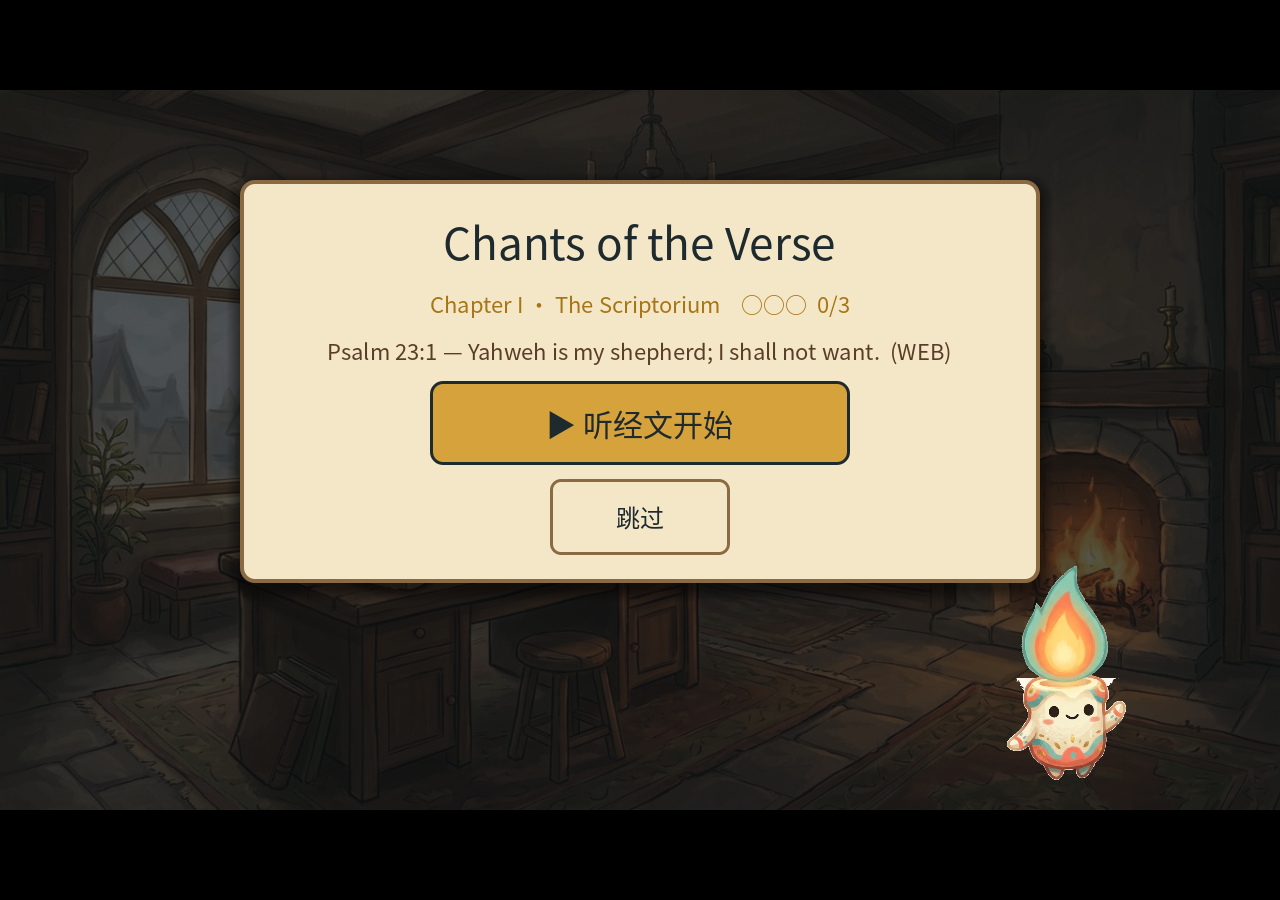
<file: chants/index.html>
<!DOCTYPE html>
<html lang="zh-Hans">
	<head>
		<meta charset="utf-8">
		<meta name="viewport" content="width=device-width, user-scalable=no, initial-scale=1.0">
		<title>Chants of the Verse (Chapter I)</title>
		<style>
html, body, #canvas { margin: 0; padding: 0; border: 0; }
body { color: white; background-color: #2a1d14; overflow: hidden; touch-action: none; font-family: 'Noto Sans SC', 'PingFang SC', 'Microsoft YaHei', 'Noto Sans', Arial, sans-serif; }
#canvas { display: block; }
#canvas:focus { outline: none; }
#status, #rotate { position: absolute; top: 0; right: 0; bottom: 0; left: 0; display: flex; flex-direction: column; justify-content: center; align-items: center; text-align: center; }
#status { background: radial-gradient(ellipse at 50% 40%, #4a3322 0%, #2a1d14 75%); visibility: hidden; z-index: 5; }
#status h1 { margin: 0 0 6px; font-size: 34px; font-weight: 700; color: #f4e7c8; letter-spacing: 1px; }
#status .flame { width: 28px; height: 44px; margin-bottom: 14px; background: radial-gradient(ellipse at 50% 70%, #fff3b0 0%, #ffb23a 45%, #ff7a2a 100%); border-radius: 50% 50% 50% 50% / 70% 70% 30% 30%; animation: flick 1.2s ease-in-out infinite; }
@keyframes flick { 0%,100% { transform: scale(1, 1) rotate(-2deg); } 50% { transform: scale(0.92, 1.1) rotate(2deg); } }
#status .msg { font-size: 22px; color: #e3cf9c; margin-bottom: 18px; }
#status-progress { display: none; align-items: center; gap: 12px; width: min(420px, 70vw); }
#status-track { flex: 1; height: 14px; border-radius: 7px; background: #5a3d27; border: 2px solid #8a6a43; overflow: hidden; box-sizing: content-box; }
#status-bar { height: 100%; width: 0; background: #d6a23c; transition: width 0.2s; }
#status-bar.indeterminate { width: 40%; animation: slide 1.2s linear infinite; }
@keyframes slide { from { margin-left: -40%; } to { margin-left: 100%; } }
#status-pct { min-width: 48px; text-align: right; font-size: 18px; color: #d6a23c; font-variant-numeric: tabular-nums; }
#status .hint { margin-top: 14px; font-size: 14px; color: #8a6a43; }
#status-notice { display: none; background-color: #5b3943; border-radius: 0.5rem; border: 1px solid #9b3943; color: #e0e0e0; line-height: 1.3; margin: 0 2rem; padding: 1rem; }
#rotate { display: none; background: #2a1d14; z-index: 10; padding: 24px; box-sizing: border-box; }
#rotate .phone { width: 64px; height: 108px; border: 5px solid #d6a23c; border-radius: 12px; margin-bottom: 28px; animation: turn 2.4s ease-in-out infinite; }
@keyframes turn { 0%, 20% { transform: rotate(0deg); } 60%, 100% { transform: rotate(-90deg); } }
#rotate .zh { font-size: 30px; font-weight: 700; color: #f4e7c8; }
#rotate .en { margin-top: 8px; font-size: 20px; color: #e3cf9c; }
@media (orientation: portrait) and (max-width: 820px) { #rotate { display: flex; } }
		</style>
		<link id="-gd-engine-icon" rel="icon" type="image/png" href="index.icon.png" />
		<link rel="apple-touch-icon" href="index.apple-touch-icon.png"/>
<link id="-gd-engine-icon" rel="icon" type="image/png" href="index.icon.png" />
<link rel="apple-touch-icon" href="index.apple-touch-icon.png"/>

	</head>
	<body>
		<canvas id="canvas">Your browser does not support the canvas tag.</canvas>
		<noscript>Your browser does not support JavaScript.</noscript>

		<div id="status">
			<div class="flame"></div>
			<h1>Chants of the Verse</h1>
			<div class="msg">加载中… Loading…</div>
			<div id="status-progress"><div id="status-track"><div id="status-bar" class="indeterminate"></div></div><div id="status-pct"></div></div>
			<div class="hint">第一次打开需要几秒钟 · First load takes a few seconds</div>
			<div id="status-notice"></div>
		</div>

		<div id="rotate" role="alert">
			<div class="phone"></div>
			<div class="zh">请横屏游玩</div>
			<div class="en">Rotate your phone</div>
		</div>

		<script src="index.js"></script>
		<script>
const GODOT_CONFIG = {"args":[],"canvasResizePolicy":2,"emscriptenPoolSize":8,"ensureCrossOriginIsolationHeaders":true,"executable":"index","experimentalVK":false,"fileSizes":{"index.pck":22016152,"index.wasm":39514754},"focusCanvas":true,"gdextensionLibs":[],"godotPoolSize":4};
const GODOT_THREADS_ENABLED = false;
const engine = new Engine(GODOT_CONFIG);

(function () {
	const statusOverlay = document.getElementById('status');
	const statusProgress = document.getElementById('status-progress');
	const statusBar = document.getElementById('status-bar');
	const statusPct = document.getElementById('status-pct');
	const statusNotice = document.getElementById('status-notice');

	let initializing = true;
	let statusMode = '';

	function setStatusMode(mode) {
		if (statusMode === mode || !initializing) {
			return;
		}
		if (mode === 'hidden') {
			statusOverlay.remove();
			initializing = false;
			return;
		}
		statusOverlay.style.visibility = 'visible';
		statusProgress.style.display = mode === 'progress' ? 'flex' : 'none';
		statusNotice.style.display = mode === 'notice' ? 'block' : 'none';
		statusMode = mode;
	}

	function setStatusNotice(text) {
		while (statusNotice.lastChild) {
			statusNotice.removeChild(statusNotice.lastChild);
		}
		const lines = text.split('\n');
		lines.forEach((line) => {
			statusNotice.appendChild(document.createTextNode(line));
			statusNotice.appendChild(document.createElement('br'));
		});
	}

	function displayFailureNotice(err) {
		console.error(err);
		if (err instanceof Error) {
			setStatusNotice(err.message);
		} else if (typeof err === 'string') {
			setStatusNotice(err);
		} else {
			setStatusNotice('An unknown error occurred.');
		}
		setStatusMode('notice');
		initializing = false;
	}

	const missing = Engine.getMissingFeatures({
		threads: GODOT_THREADS_ENABLED,
	});

	if (missing.length !== 0) {
		if (GODOT_CONFIG['serviceWorker'] && GODOT_CONFIG['ensureCrossOriginIsolationHeaders'] && 'serviceWorker' in navigator) {
			let serviceWorkerRegistrationPromise;
			try {
				serviceWorkerRegistrationPromise = navigator.serviceWorker.getRegistration();
			} catch (err) {
				serviceWorkerRegistrationPromise = Promise.reject(new Error('Service worker registration failed.'));
			}
			// There's a chance that installing the service worker would fix the issue
			Promise.race([
				serviceWorkerRegistrationPromise.then((registration) => {
					if (registration != null) {
						return Promise.reject(new Error('Service worker already exists.'));
					}
					return registration;
				}).then(() => engine.installServiceWorker()),
				// For some reason, `getRegistration()` can stall
				new Promise((resolve) => {
					setTimeout(() => resolve(), 2000);
				}),
			]).then(() => {
				// Reload if there was no error.
				window.location.reload();
			}).catch((err) => {
				console.error('Error while registering service worker:', err);
			});
		} else {
			// Display the message as usual
			const missingMsg = 'Error\nThe following features required to run Godot projects on the Web are missing:\n';
			displayFailureNotice(missingMsg + missing.join('\n'));
		}
	} else {
		setStatusMode('progress');
		engine.startGame({
			'onProgress': function (current, total) {
				if (current > 0 && total > 0) {
					const pct = Math.min(100, Math.round(current / total * 100));
					statusBar.style.width = pct + '%';
					statusBar.classList.remove('indeterminate');
					statusPct.textContent = pct + '%';
				} else {
					statusBar.classList.add('indeterminate');
					statusPct.textContent = '';
				}
			},
		}).then(() => {
			setStatusMode('hidden');
		}, displayFailureNotice);
	}
}());
		</script>
	</body>
</html>
</file>
